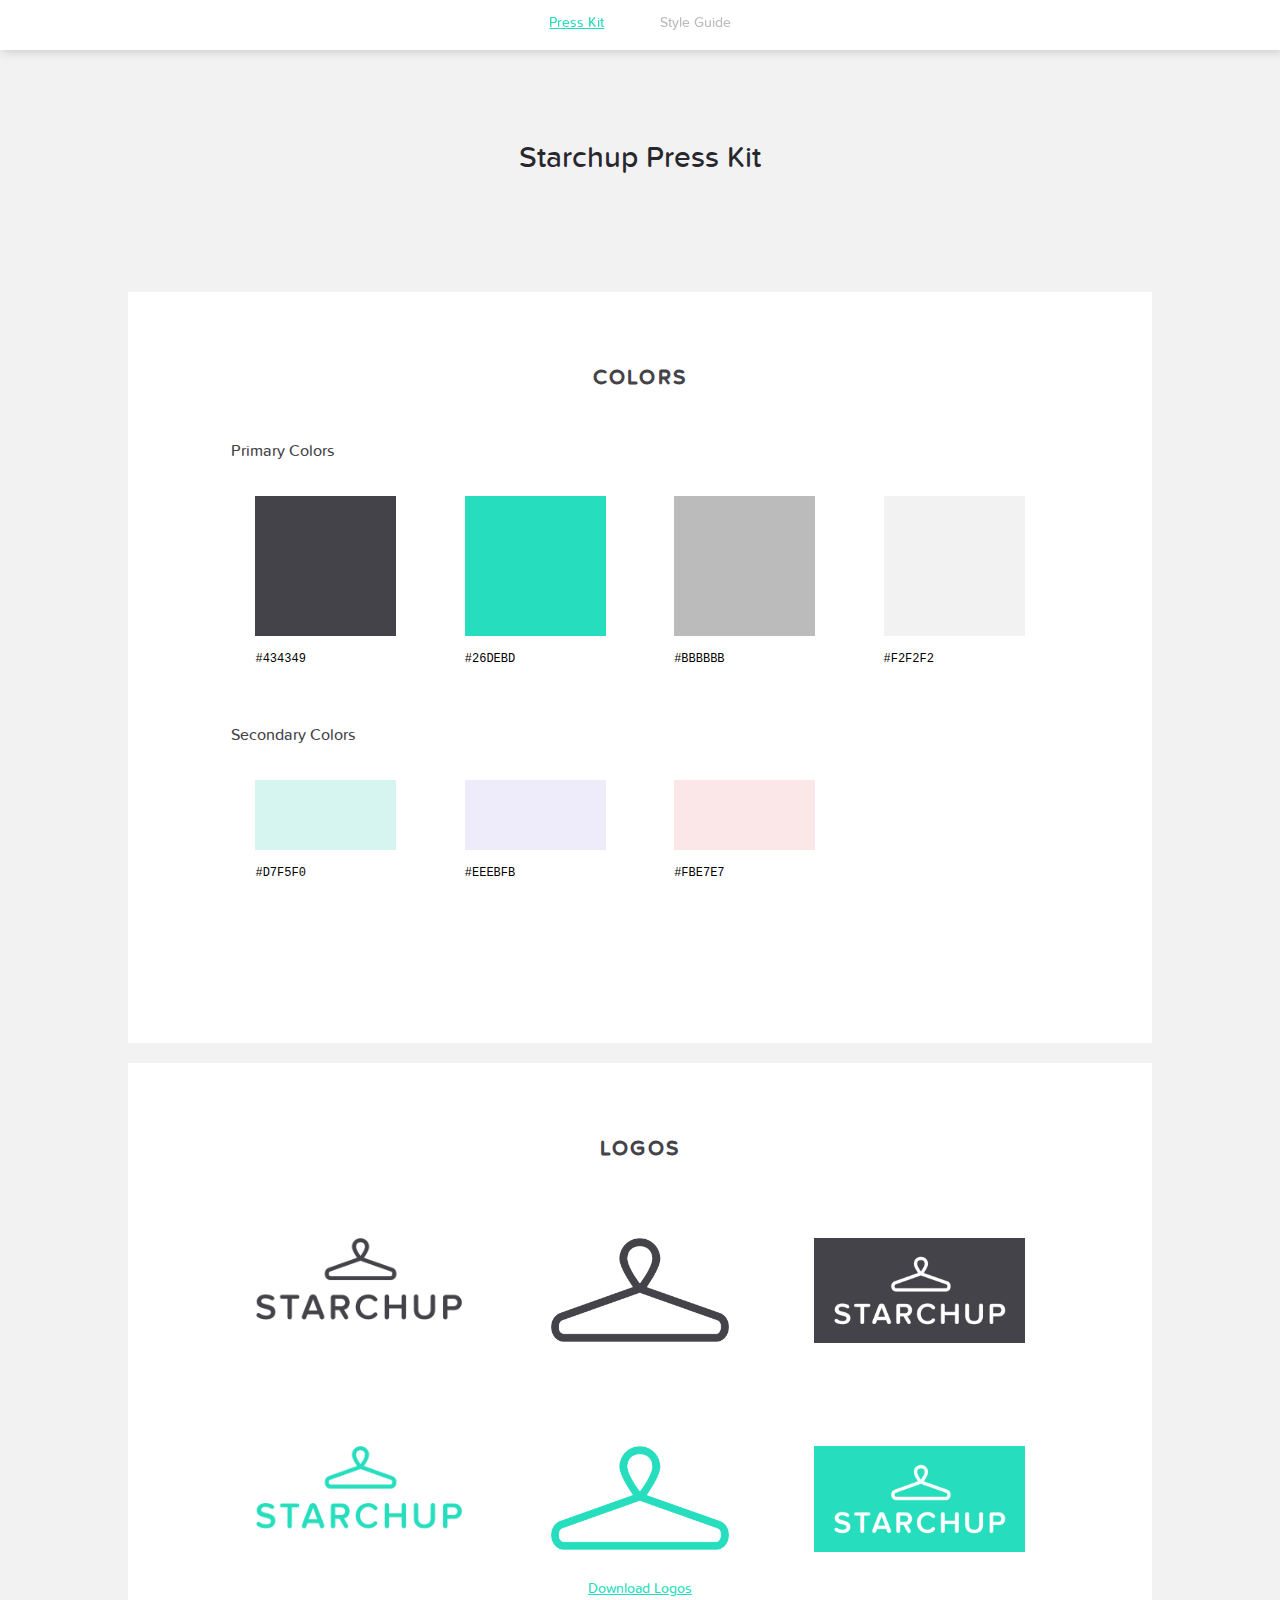
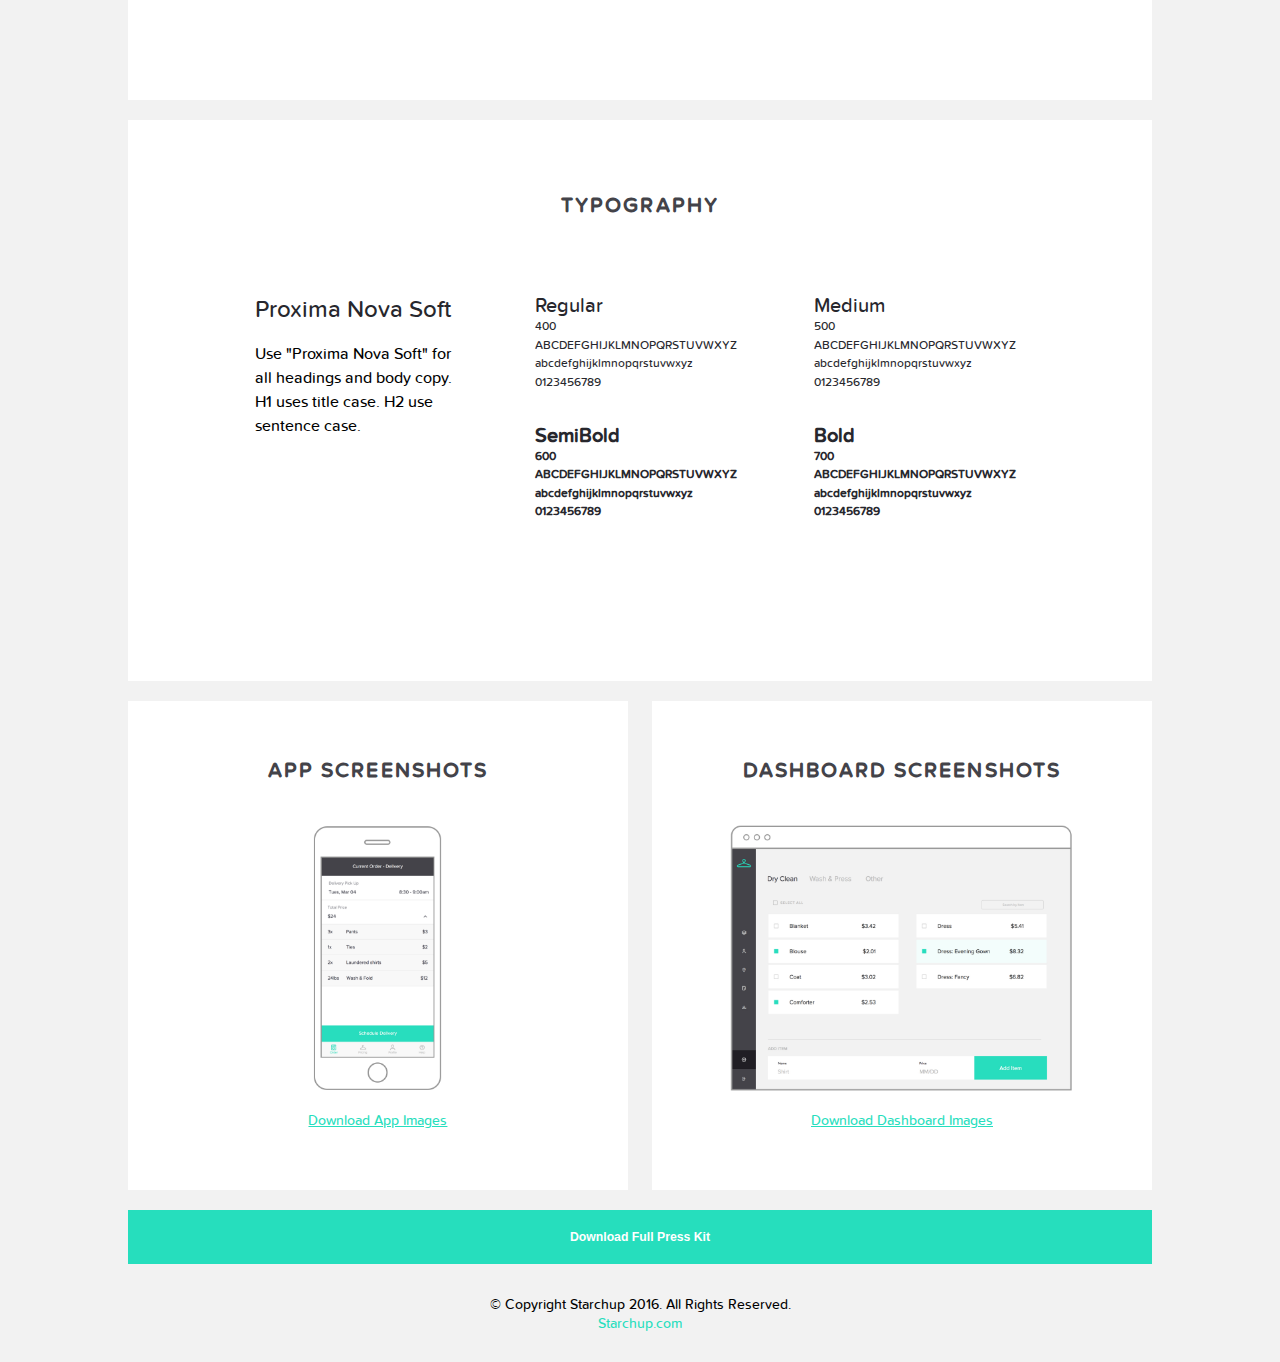
<file: index.html>
<!DOCTYPE html>
<html>
		<head>
				<meta content='text/html;charset=UTF-8' http-equiv='content-type'>
				<meta content='width=device-width, initial-scale=1.0' name='viewport'>
				<title>Starchup Style Guide</title>
				<link href='base.css' rel='stylesheet'>
				<link href='project.css' rel='stylesheet'>
		</head>
		<body>
			<div class='primary-nav'>
			<ul>
			<a href="index.html"><li class="nav_item_active">Press Kit</li></a>
			<a href="styleguide.html"><li class="nav_item">Style Guide</li></a>
			</ul>
			</div>
			<div class="page-heading">
				<h1>Starchup Press Kit</h1>
			
			</div>
			<div class='styleguide-variables'>
				<div class='styleguide-variables-inputs'>
					<div class='section'>
						<h3 class='section-heading'>Colors</h3>
						<div class='styleguide-inner'>
							<h4 class='styleguide-subheading'>Primary Colors</h4>
							<div class='styleguide-color-row row no-margin omega-sm-5 omega-md-5 omega-lg-5'>
								<div class='col-sm-3 no-padding'>
									<div class='styleguide-primarycolor' style='background-color: #434349'></div>
										<pre><code>#434349</code></pre>
								</div>
								<div class='col-sm-3 no-padding'>
									<div class='styleguide-primarycolor' style='background-color: #26DEBD'></div>
									<pre><code>#26DEBD</code></pre>
								</div>
								<div class='col-sm-3 no-padding'>
									<div class='styleguide-primarycolor' style='background-color: #BBBBBB'></div>
										<pre><code>#BBBBBB</code></pre>
								</div>
								<div class='col-sm-3 no-padding'>
									<div class='styleguide-primarycolor' style='background-color: #f2f2f2'></div>
										<pre><code>#F2F2F2</code></pre>
								</div>
							</div>
								<h4 class='styleguide-subheading'>Secondary Colors</h4>
							<div class='styleguide-color-row row no-margin omega-sm-5 omega-md-5 omega-lg-5'>
								<div class='col-sm-3 no-padding'>
									<div class='styleguide-secondarycolor' style='background-color: #D7F5F0'></div>
									<pre><code>#D7F5F0</code></pre>
								</div>
								<div class='col-sm-3 no-padding'>
									<div class='styleguide-secondarycolor' style='background-color: #EEEBFB'></div>
									<pre><code>#EEEBFB</code></pre>
								</div>
								<div class='col-sm-3 no-padding'>
									<div class='styleguide-secondarycolor' style='background-color: #FBE7E7'></div>
									<pre><code>#FBE7E7</code></pre>
								</div>
							</div>
						</div>
					</div>
				</div>
			</div>
			<div class='section'>
			<h3 class='section-heading'>Logos</h3>
					<div class="styleguide-inner" style="text-align: center;">
						<div class='row no-margin'>
							<div class='styleguide-element'>
								<div class='col-md-4'>
									<img src="images/starchup_logo.png"/>
								</div>
								<div class='col-md-4' style="padding: 3% 5%;">
									<img src="images/starchup_logo_only.png"/>
								</div>
								<div class='col-md-4'>
									<img src="images/starchup_logo_charcoal_bg.png"/>
								</div>
							</div>
						</div>
						<div class='row no-margin' style="padding-top: 50px;">
							<div class='col-md-4'>
									<img src="images/starchup_logo_mint.png"/>
							</div>
							<div class='col-md-4' style="padding: 3% 5%;">
									<img src="images/starchup_logo_only_mint.png"/>
							</div>
							<div class='col-md-4'>
									<img src="images/starchup_logo_mint_bg.png"/>
							</div>
						</div>
						<a href="images/starchuplogos.zip" class="download">
						Download Logos</a>
					</div>
			</div>
			<div class='section'>
				<h3 class='section-heading'>Typography</h3>
					<div class="styleguide-inner">
							<div class='row no-margin'>
								<div class='col-md-4'>
									<h2>Proxima Nova Soft</h2>
									<p>Use "Proxima Nova Soft" for all headings and body copy. H1 uses title case. H2 use sentence case.</p>
								</div>
								<div class='col-md-4'>
									<h4 style="font-weight:400;">Regular</h4>
									<h5 style="font-weight:400;">400
									ABCDEFGHIJKLMNOPQRSTUVWXYZ
									abcdefghijklmnopqrstuvwxyz
									0123456789</h5>
									<h4 style="font-weight:600;">SemiBold</h4>
									<h5 style="font-weight:600;">600
									ABCDEFGHIJKLMNOPQRSTUVWXYZ
									abcdefghijklmnopqrstuvwxyz
									0123456789</h5>
								</div>
								<div class='col-md-4'>
									<h4>Medium</h4>
									<h5>500
									ABCDEFGHIJKLMNOPQRSTUVWXYZ
									abcdefghijklmnopqrstuvwxyz
									0123456789</h5>
									<h4 style="font-weight:700;">Bold</h4>
									<h5 style="font-weight:700;">700
									ABCDEFGHIJKLMNOPQRSTUVWXYZ
									abcdefghijklmnopqrstuvwxyz
									0123456789</h5>
								</div>
						</div>
				</div>
			</div>
			<div class='row no-margin' style="width:80%; margin: 0 auto;">
				<div class='col-md-6' style="background: #fff; padding: 6%; text-align: center;">
					<h3 class='section-heading'>App Screenshots</h3>
					<img src="images/mobile.png"/>
					<a href="images/app.zip" class="download">
						Download App Images</a>
				</div>	
				<div class='col-md-6' style="background: #fff; padding: 6%; text-align: center;">
					<h3 class='section-heading'>Dashboard Screenshots</h3>
					<img src="images/desktop.png"/>
					<a href="images/dashboard.zip" class="download">
						Download Dashboard Images</a>
				</div>
			</div>
			<button class='button-dashboard' style="margin:20px auto 0; width: 80%;"><a href="images/starchup_Press_Kit.zip">Download Full Press Kit
				</a></button>
			<div class='row no-margin' style="width:80%; margin: 30px auto; text-align:center;">
<p style="font-size:14px; margin:0;">© Copyright Starchup 2016. All Rights Reserved.</p>
<a style="color:#26debd;" href="https://www.starchup.com/">Starchup.com</a>
			</div>		
		</body>
</html>
</file>
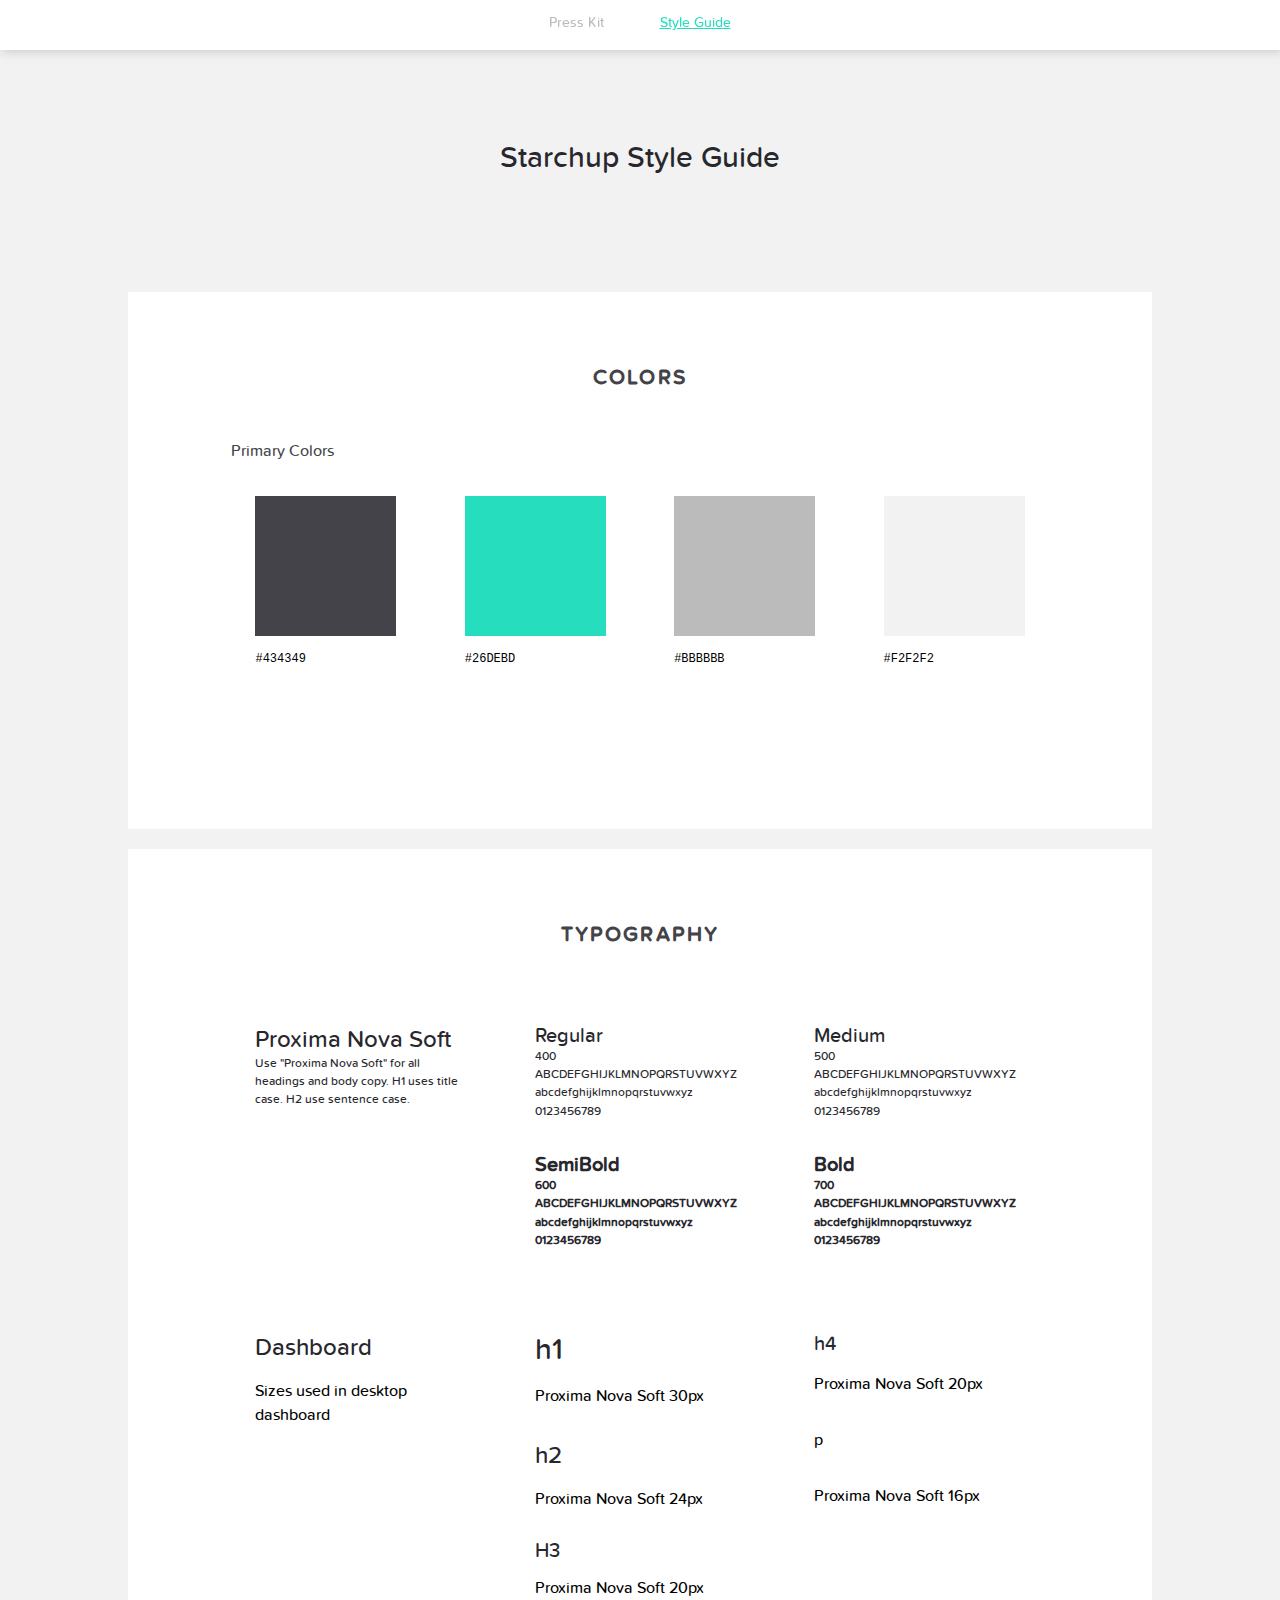
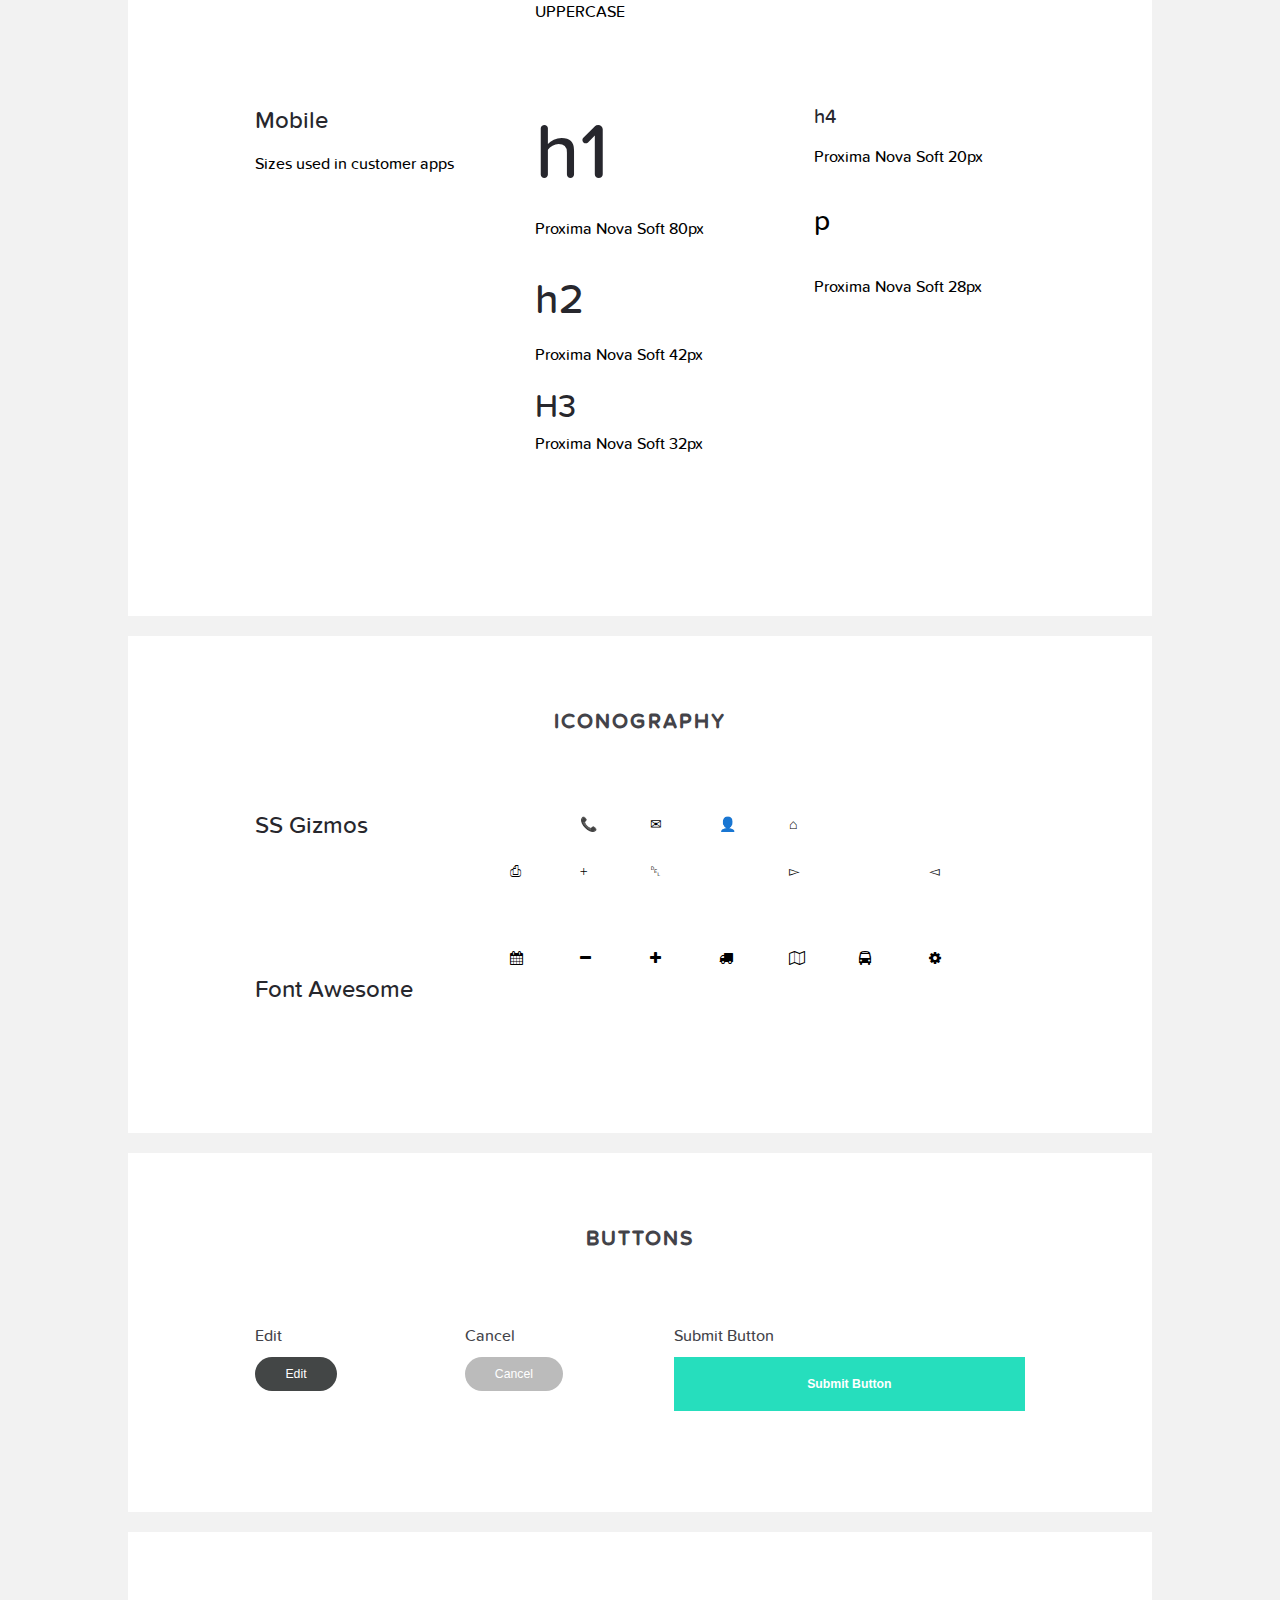
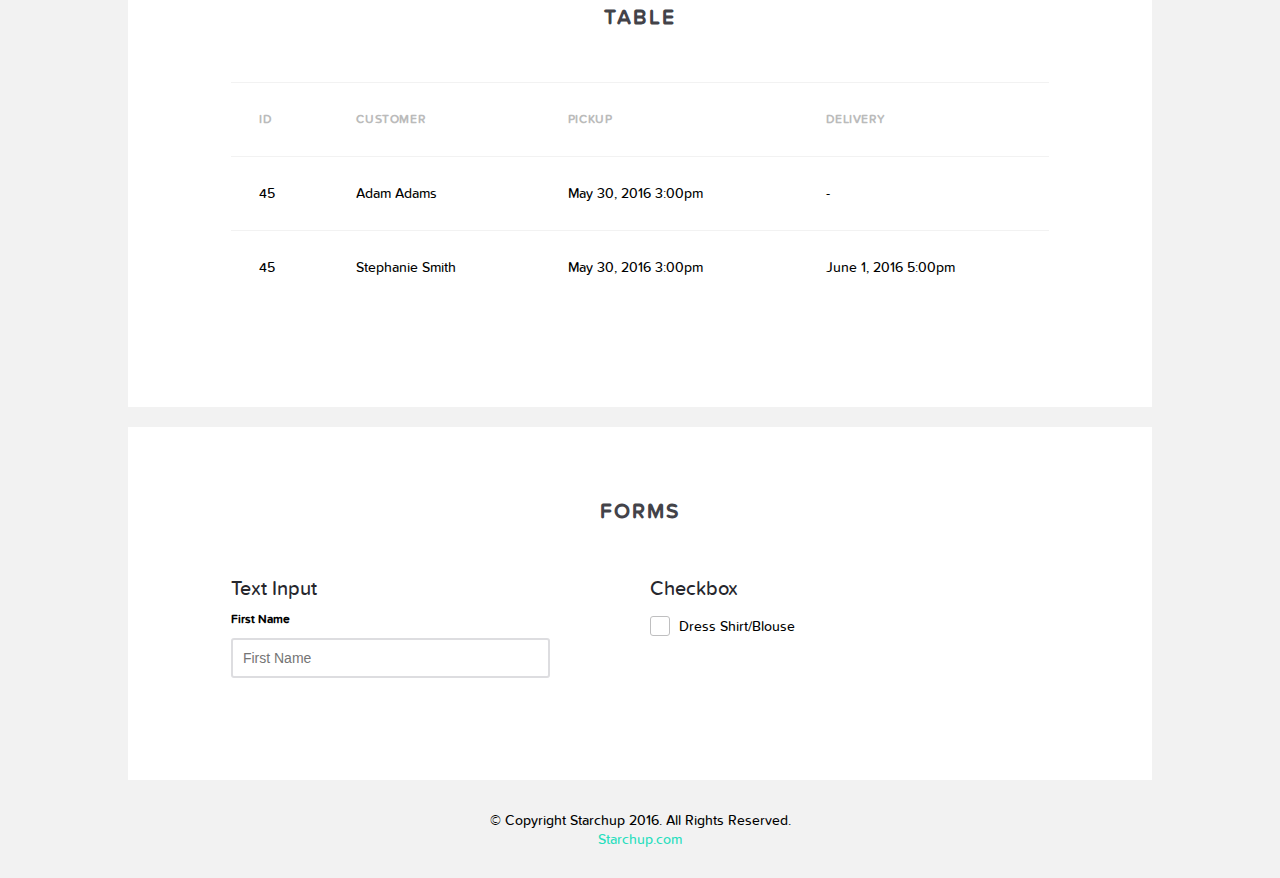
<file: styleguide.html>
<!DOCTYPE html>
<html>
		<head>
				<meta content='text/html;charset=UTF-8' http-equiv='content-type'>
				<meta content='width=device-width, initial-scale=1.0' name='viewport'>
				<title>Starchup Style Guide</title>
				<link href='base.css' rel='stylesheet'>
				<link href='project.css' rel='stylesheet'>
		</head>
		<body>
				<div class='primary-nav'>
			<ul>
			<a href="index.html"><li class="nav_item">Press Kit</li></a>
			<a href="styleguide.html"><li class="nav_item_active">Style Guide</li></a>
			</ul>
			</div>
			<div class="page-heading">
				<h1>Starchup Style Guide</h1>
			</div>
			<div class='styleguide-variables'>
				<div class='styleguide-variables-inputs'>
					<div class='section'>
						<h3 class='section-heading'>Colors</h3>
						<div class='styleguide-inner'>
							<h4 class='styleguide-subheading'>Primary Colors</h4>
							<div class='styleguide-color-row row no-margin omega-sm-5 omega-md-5 omega-lg-5'>
								<div class='col-sm-3 no-padding'>
									<div class='styleguide-primarycolor' style='background-color: #434349'></div>
										<pre><code>#434349</code></pre>
								</div>
								<div class='col-sm-3 no-padding'>
									<div class='styleguide-primarycolor' style='background-color: #26DEBD'></div>
									<pre><code>#26DEBD</code></pre>
								</div>
								<div class='col-sm-3 no-padding'>
									<div class='styleguide-primarycolor' style='background-color: #BBBBBB'></div>
										<pre><code>#BBBBBB</code></pre>
								</div>
								<div class='col-sm-3 no-padding'>
									<div class='styleguide-primarycolor' style='background-color: #f2f2f2'></div>
										<pre><code>#F2F2F2</code></pre>
								</div>
							</div>
						</div>
					</div>
				</div>
			</div>
			<div class='section'>
				<h3 class='section-heading'>Typography</h3>
					<div class="styleguide-inner">
							<div class='row no-margin'>
								<div class='col-md-4'>
									<h2>Proxima Nova Soft</h2>
									<h5>Use "Proxima Nova Soft" for all headings and body copy. H1 uses title case. H2 use sentence case.</h5>
								</div>
								<div class='col-md-4'>
									<h4 style="font-weight:400;">Regular</h4>
									<h5 style="font-weight:400;">400
									ABCDEFGHIJKLMNOPQRSTUVWXYZ
									abcdefghijklmnopqrstuvwxyz
									0123456789</h5>
									<h4 style="font-weight:600;">SemiBold</h4>
									<h5 style="font-weight:600;">600
									ABCDEFGHIJKLMNOPQRSTUVWXYZ
									abcdefghijklmnopqrstuvwxyz
									0123456789</h5>
								</div>
								<div class='col-md-4'>
									<h4>Medium</h4>
									<h5>500
									ABCDEFGHIJKLMNOPQRSTUVWXYZ
									abcdefghijklmnopqrstuvwxyz
									0123456789</h5>
									<h4 style="font-weight:700;">Bold</h4>
									<h5 style="font-weight:700;">700
									ABCDEFGHIJKLMNOPQRSTUVWXYZ
									abcdefghijklmnopqrstuvwxyz
									0123456789</h5>
								</div>
							</div>
							<div class='row no-margin'>
								<div class='col-md-4'>
									<h2>Dashboard</h2>
									<p>Sizes used in desktop dashboard</p>
								</div>
								<div class='col-md-4'>
									<h1>h1</h1>
									<p>Proxima Nova Soft 30px</p>
									<h2>h2</h2>
									<p>Proxima Nova Soft 24px</p>
									<h3>h3</h3>
									<p>Proxima Nova Soft 20px UPPERCASE</p>				
								</div>
								<div class='col-md-4'>
									<h4>h4</h4>
									<p>Proxima Nova Soft 20px</p>
									<p>p</p>
									<p>Proxima Nova Soft 16px</p>
								</div>
							</div>
							<div class='row no-margin'>
								<div class='col-md-4'>
									<h2>Mobile</h2>
									<p>Sizes used in customer apps</p>
								</div>
								<div class='col-md-4'>
									<h1 style="font-size:80px;">h1</h1>
									<p>Proxima Nova Soft 80px</p>
									<h2 style="font-size:42px;">h2</h2>
									<p>Proxima Nova Soft 42px</p>
									<h3 style="font-size:32px;">h3</h3>
									<p>Proxima Nova Soft 32px</p>				
								</div>
								<div class='col-md-4'>
									<h4 style="font-size:20px;">h4</h4>
									<p>Proxima Nova Soft 20px</p>
									<p style="font-size:28px;">p</p>
									<p>Proxima Nova Soft 28px</p>
								</div>
							</div>
				</div>
			</div>
			<div class='section'>
				<h3 class='section-heading'>Iconography</h3>
					<div class="styleguide-inner">
							<div class='row no-margin'>
								<div class='col-md-4'>
									<h2>SS Gizmos</h2>
								</div>
								<div class='col-md-1'>
									<div class="ss-icon">&#xE207;</div>
								</div>
								<div class='col-md-1'>
									<div class="ss-icon">&#x1F4DE;</div>
								</div>
								<div class='col-md-1'>
									<div class="ss-icon">&#x2709;</div>
								</div>
								<div class='col-md-1'>
									<div class="ss-icon">&#x1F464;</div>
								</div>
								<div class='col-md-1'>
									<div class="ss-icon">&#x2302;</div>
								</div>
								<div class='col-md-1'>
									<div class="ss-icon">&#xE6D0;</div>
								</div>
								<div class='col-md-1'>
									<div class="ss-icon">&#xEA80;</div>
								</div>
								<div class='col-md-1'>
									<div class="ss-icon">&#x2399;</div>
								</div>
								<div class='col-md-1'>
									<div class="ss-icon">&#x002B;</div>
								</div>
								<div class='col-md-1'>
									<div class="ss-icon">&#x2421;</div>
								</div>
								<div class='col-md-1'>
									<div class="ss-icon">&#xF500;</div>
								</div>
								<div class='col-md-1'>
									<div class="ss-icon">&#x25BB;</div>
								</div>
								<div class='col-md-1'>
									<div class="ss-icon">&#xF501;</div>
								</div>
								<div class='col-md-1'>
									<div class="ss-icon">&#x25C5;</div>
								</div>
								<div class='col-md-1'>
									<div class="ss-icon"></div>
								</div>
								<div class='col-md-1'>
									<div class="ss-icon"></div>
								</div>
								<div class='col-md-1'>
									<div class="ss-icon"></div>
								</div>
							</div>
							<div class='row no-margin' style="margin-top:40px;">
								<div class='col-md-4'>
									<h2>Font Awesome</h2>
								</div>
								<div class='col-md-1'>
									<div class="fa">&#xf073;</div>
								</div>
								<div class='col-md-1'>
									<div class="fa">&#xf068;</div>
								</div>
								<div class='col-md-1'>
									<div class="fa">&#xf067;</div>
								</div>
								<div class='col-md-1'>
									<div class="fa">&#xf0d1;</div>
								</div>
								<div class='col-md-1'>
									<div class="fa">&#xf278;</div>
								</div>
								<div class='col-md-1'>
									<div class="fa">&#xf207;</div>
								</div>
								<div class='col-md-1'>
									<div class="fa">&#xf013;</div>
								</div>
							</div>
				</div>
			</div>
			<div class='section'>
				<h3 class='section-heading'>Buttons</h3>
   <div class='row no-margin'>
   <div class="styleguide-inner">
    <div class='styleguide-element'>
    <div class='col-sm-3'>
<h4 class='styleguide-subheading'>Edit</h4>
      <button class='button-edit'>Edit</button>
      </div>
      <div class='col-sm-3'>
<h4 class='styleguide-subheading'>Cancel</h4>
      <button class='button-cancel'>Cancel</button>
      </div>
      <div class='col-sm-6' style="padding:3%;">
<h4 class='styleguide-subheading'>Submit Button</h4>
 <button class='button-dashboard'>Submit Button</button>
      </div>
    </div>
    </div>
</div>
			</div>
			    <div class='section'>
  <h3 class='section-heading'>
    Table
  </h3>
  <div class="styleguide-inner">
  <div class='row no-margin'>
    <div class='styleguide-element'>
      <table class='table table-striped'>
        <tr>
          <th>ID</th>
          <th>Customer</th>
          <th>Pickup</th>
          <th>Delivery</th>
          <tr>
            <td>45</td>
            <td>Adam Adams</td>
            <td>May 30, 2016 3:00pm</td>
            <td>-</td>
          </tr>
          <tr class='active'>
            <td>45</td>
            <td>Stephanie Smith</td>
            <td>May 30, 2016 3:00pm</td>
            <td>June 1, 2016 5:00pm</td>
          </tr>
        </tr>
      </table>
  </div>
  </div>
  </div>
  </div>
   <div class='section'>
  		<h3 class='section-heading'>
    	Forms
  		</h3>
  		<div class="styleguide-inner">
  			<div class='row no-margin'>
  			<div class='styleguide-element col-sm-6'>
  				<div class='styleguide-subheading'>
    				<h4>Text Input</h4>
  				</div>
    				<div class="input label">First Name
    				</div>
      				<div class='input text'>
        			<input class='$modifier_class' placeholder='First Name' type='text'>
      				</div>
		</div>
		<div class='styleguide-element col-sm-6'>

  			<div class='styleguide-subheading'>
    			<h4>Checkbox</h4>
  			</div>
      				<div class='checkbox'>
        				<input class='$modifier_class' id='test-checkbox' type='checkbox'>
        				<label for='test-checkbox'></label>
      				</div>
      					<label for='test-checkbox'>Dress Shirt/Blouse</label>
</div>
  			</div>
		</div>
	</div>
			
			<div class='row no-margin' style="width:80%; margin: 30px auto; text-align:center;">
<p style="font-size:14px; margin:0;">© Copyright Starchup 2016. All Rights Reserved.</p>
<a style="color:#26debd;" href="https://www.starchup.com/">Starchup.com</a>
			</div>		
		</body>
</html>
</file>
<file: project.css>
html {
    box-sizing: border-box
}
*,
*::after,
*::before {
    box-sizing: inherit
}
.container {
    max-width: 68em
}
.container::after {
    clear: both;
    content: "";
    display: table
}
.row {
    display: block
}
.row::after {
    clear: both;
    content: "";
    display: table
}

.col {
    display: inline-block
}
[class^="col-"],
[class*=" col-"] {
    /*padding: 10px*/
}
.col-xs-1,
.col-xs-2,
.col-xs-3,
.col-xs-4,
.col-xs-5,
.col-xs-6,
.col-xs-7,
.col-xs-8,
.col-xs-9,
.col-xs-10,
.col-xs-11,
.col-xs-12,
.col-sm-1,
.col-sm-2,
.col-sm-3,
.col-sm-4,
.col-sm-5,
.col-sm-6,
.col-sm-7,
.col-sm-8,
.col-sm-9,
.col-sm-10,
.col-sm-11,
.col-sm-12,
.col-md-1,
.col-md-2,
.col-md-3,
.col-md-4,
.col-md-5,
.col-md-6,
.col-md-7,
.col-md-8,
.col-md-9,
.col-md-10,
.col-md-11,
.col-md-12,
.col-lg-1,
.col-lg-2,
.col-lg-3,
.col-lg-4,
.col-lg-5,
.col-lg-6,
.col-lg-7,
.col-lg-8,
.col-lg-9,
.col-lg-10,
.col-lg-11,
.col-lg-12 {
    position: relative;
    min-height: 1px
}
.col-xs-1 {
    float: left;
    display: block;
    margin-right: 2.35765%;
    width: 6.17215%
}
.col-xs-1:last-child {
    margin-right: 0
}
.col-xs-collapse-1 {
    display: block;
    float: left;
    width: 8.33333%
}
.col-xs-collapse-1:last-child {
    width: 8.33333%
}
.col-xs-offset-1 {
    margin-left: 8.5298%
}
.col-xs-2 {
    float: left;
    display: block;
    margin-right: 2.35765%;
    width: 14.70196%
}
.col-xs-2:last-child {
    margin-right: 0
}
.col-xs-collapse-2 {
    display: block;
    float: left;
    width: 16.66667%
}
.col-xs-collapse-2:last-child {
    width: 16.66667%
}
.col-xs-offset-2 {
    margin-left: 17.05961%
}
.col-xs-3 {
    float: left;
    display: block;
    margin-right: 2.35765%;
    width: 23.23176%
}
.col-xs-3:last-child {
    margin-right: 0
}
.col-xs-collapse-3 {
    display: block;
    float: left;
    width: 25%
}
.col-xs-collapse-3:last-child {
    width: 25%
}
.col-xs-offset-3 {
    margin-left: 25.58941%
}
.col-xs-4 {
    float: left;
    display: block;
    margin-right: 2.35765%;
    width: 31.76157%;
}
.col-xs-4:last-child {
    margin-right: 0
}
.col-xs-collapse-4 {
    display: block;
    float: left;
    width: 33.33333%
}
.col-xs-collapse-4:last-child {
    width: 33.33333%
}
.col-xs-offset-4 {
    margin-left: 34.11922%
}
.col-xs-5 {
    float: left;
    display: block;
    margin-right: 2.35765%;
    width: 40.29137%
}
.col-xs-5:last-child {
    margin-right: 0
}
.col-xs-collapse-5 {
    display: block;
    float: left;
    width: 41.66667%
}
.col-xs-collapse-5:last-child {
    width: 41.66667%
}
.col-xs-offset-5 {
    margin-left: 42.64902%
}
.col-xs-6 {
    float: left;
    display: block;
    margin-right: 2.35765%;
    width: 48.82117%
}
.col-xs-6:last-child {
    margin-right: 0
}
.col-xs-collapse-6 {
    display: block;
    float: left;
    width: 50%
}
.col-xs-collapse-6:last-child {
    width: 50%
}
.col-xs-offset-6 {
    margin-left: 51.17883%
}
.col-xs-7 {
    float: left;
    display: block;
    margin-right: 2.35765%;
    width: 57.35098%
}
.col-xs-7:last-child {
    margin-right: 0
}
.col-xs-collapse-7 {
    display: block;
    float: left;
    width: 58.33333%
}
.col-xs-collapse-7:last-child {
    width: 58.33333%
}
.col-xs-offset-7 {
    margin-left: 59.70863%
}
.col-xs-8 {
    float: left;
    display: block;
    margin-right: 2.35765%;
    width: 65.88078%
}
.col-xs-8:last-child {
    margin-right: 0
}
.col-xs-collapse-8 {
    display: block;
    float: left;
    width: 66.66667%
}
.col-xs-collapse-8:last-child {
    width: 66.66667%
}
.col-xs-offset-8 {
    margin-left: 68.23843%
}
.col-xs-9 {
    float: left;
    display: block;
    margin-right: 2.35765%;
    width: 74.41059%
}
.col-xs-9:last-child {
    margin-right: 0
}
.col-xs-collapse-9 {
    display: block;
    float: left;
    width: 75%
}
.col-xs-collapse-9:last-child {
    width: 75%
}
.col-xs-offset-9 {
    margin-left: 76.76824%
}
.col-xs-10 {
    float: left;
    display: block;
    margin-right: 2.35765%;
    width: 82.94039%
}
.col-xs-10:last-child {
    margin-right: 0
}
.col-xs-collapse-10 {
    display: block;
    float: left;
    width: 83.33333%
}
.col-xs-collapse-10:last-child {
    width: 83.33333%
}
.col-xs-offset-10 {
    margin-left: 85.29804%
}
.col-xs-11 {
    float: left;
    display: block;
    margin-right: 2.35765%;
    width: 91.4702%
}
.col-xs-11:last-child {
    margin-right: 0
}
.col-xs-collapse-11 {
    display: block;
    float: left;
    width: 91.66667%
}
.col-xs-collapse-11:last-child {
    width: 91.66667%
}
.col-xs-offset-11 {
    margin-left: 93.82785%
}
.col-xs-12 {
    float: left;
    display: block;
    margin-right: 2.35765%;
    width: 100%
}
.col-xs-12:last-child {
    margin-right: 0
}
.col-xs-collapse-12 {
    display: block;
    float: left;
    width: 100%
}
.col-xs-collapse-12:last-child {
    width: 100%
}
.col-xs-offset-12 {
    margin-left: 102.35765%
}
.col-xs-centered {
    margin-left: auto!important;
    margin-right: auto!important;
    float: none!important
}
@media screen and (max-width: 767px) {
    .omega-xs-1 [class^="col-"]:nth-child(1n),
    .omega-xs-1 [class*=" col-"]:nth-child(1n),
    .omega-xs-2 [class^="col-"]:nth-child(2n),
    .omega-xs-2 [class*=" col-"]:nth-child(2n),
    .omega-xs-3 [class^="col-"]:nth-child(3n),
    .omega-xs-3 [class*=" col-"]:nth-child(3n),
    .omega-xs-4 [class^="col-"]:nth-child(4n),
    .omega-xs-4 [class*=" col-"]:nth-child(4n),
    .omega-xs-5 [class^="col-"]:nth-child(5n),
    .omega-xs-5 [class*=" col-"]:nth-child(5n),
    .omega-xs-6 [class^="col-"]:nth-child(6n),
    .omega-xs-6 [class*=" col-"]:nth-child(6n),
    .omega-xs-7 [class^="col-"]:nth-child(7n),
    .omega-xs-7 [class*=" col-"]:nth-child(7n),
    .omega-xs-8 [class^="col-"]:nth-child(8n),
    .omega-xs-8 [class*=" col-"]:nth-child(8n),
    .omega-xs-9 [class^="col-"]:nth-child(9n),
    .omega-xs-9 [class*=" col-"]:nth-child(9n),
    .omega-xs-10 [class^="col-"]:nth-child(10n),
    .omega-xs-10 [class*=" col-"]:nth-child(10n),
    .omega-xs-11 [class^="col-"]:nth-child(11n),
    .omega-xs-11 [class*=" col-"]:nth-child(11n),
    .omega-xs-12 [class^="col-"]:nth-child(12n),
    .omega-xs-12 [class*=" col-"]:nth-child(12n) {
        margin-right: 0
    }
}
@media screen and (min-width: 768px) {
    .container {
        max-width: 768px
    }
    .col-sm-1 {
        float: left;
        display: block;
        margin-right: 2.35765%;
        width: 6.17215%
    }
    .col-sm-1:last-child {
        margin-right: 0
    }
    .col-sm-push-1 {
        left: 8.5298%
    }
    .col-sm-pull-1 {
        right: 8.5298%
    }
    .col-sm-collapse-1 {
        display: block;
        float: left;
        width: 8.33333%
    }
    .col-sm-collapse-1:last-child {
        width: 8.33333%
    }
    .col-sm-offset-1 {
        margin-left: 8.5298%
    }
    .col-sm-2 {
        float: left;
        display: block;
        margin-right: 2.35765%;
        width: 14.70196%
    }
    .col-sm-2:last-child {
        margin-right: 0
    }
    .col-sm-push-2 {
        left: 17.05961%
    }
    .col-sm-pull-2 {
        right: 17.05961%
    }
    .col-sm-collapse-2 {
        display: block;
        float: left;
        width: 16.66667%
    }
    .col-sm-collapse-2:last-child {
        width: 16.66667%
    }
    .col-sm-offset-2 {
        margin-left: 17.05961%
    }
    .col-sm-3 {
        float: left;
        display: block;
        margin-right: 2.35765%;
        width: 23.23176%;
        padding: 3%;
    }
        .col-sm-3-center {
        float: left;
        display: block;
        margin-right: 2.35765%;
        width: 23.23176%;
        padding: 3%;
        text-align: center;
    }

    .color {
    text-align: center;
    vertical-align: middle;
    color: #fff;
    font-size: 1.5em;
    letter-spacing: .05em;
    width: 25%;
    margin: 0px;
    }

    .col-sm-3:last-child {
        margin-right: 0
    }
    .col-sm-push-3 {
        left: 25.58941%
    }
    .col-sm-pull-3 {
        right: 25.58941%
    }
    .col-sm-collapse-3 {
        display: block;
        float: left;
        width: 25%
    }
    .col-sm-collapse-3:last-child {
        width: 25%
    }
    .col-sm-offset-3 {
        margin-left: 25.58941%
    }
    .col-sm-4 {
        float: left;
        display: block;
        margin-right: 2.35765%;
        width: 31.76157%
    }
    .col-sm-4:last-child {
        margin-right: 0
    }
    .col-sm-push-4 {
        left: 34.11922%
    }
    .col-sm-pull-4 {
        right: 34.11922%
    }
    .col-sm-collapse-4 {
        display: block;
        float: left;
        width: 33.33333%
    }
    .col-sm-collapse-4:last-child {
        width: 33.33333%
    }
    .col-sm-offset-4 {
        margin-left: 34.11922%
    }
    .col-sm-5 {
        float: left;
        display: block;
        margin-right: 2.35765%;
        width: 40.29137%
    }
    .col-sm-5:last-child {
        margin-right: 0
    }
    .col-sm-push-5 {
        left: 42.64902%
    }
    .col-sm-pull-5 {
        right: 42.64902%
    }
    .col-sm-collapse-5 {
        display: block;
        float: left;
        width: 41.66667%
    }
    .col-sm-collapse-5:last-child {
        width: 41.66667%
    }
    .col-sm-offset-5 {
        margin-left: 42.64902%
    }
    .col-sm-6 {
        float: left;
        display: block;
        margin-right: 2.35765%;
        width: 48.82117%
    }

    .col-sm-6:last-child {
        margin-right: 0
    }
    .col-sm-push-6 {
        left: 51.17883%
    }
    .col-sm-pull-6 {
        right: 51.17883%
    }
    .col-sm-collapse-6 {
        display: block;
        float: left;
        width: 50%
    }
    .col-sm-collapse-6:last-child {
        width: 50%
    }
    .col-sm-offset-6 {
        margin-left: 51.17883%
    }
    .col-sm-7 {
        float: left;
        display: block;
        margin-right: 2.35765%;
        width: 57.35098%
    }
    .col-sm-7:last-child {
        margin-right: 0
    }
    .col-sm-push-7 {
        left: 59.70863%
    }
    .col-sm-pull-7 {
        right: 59.70863%
    }
    .col-sm-collapse-7 {
        display: block;
        float: left;
        width: 58.33333%
    }
    .col-sm-collapse-7:last-child {
        width: 58.33333%
    }
    .col-sm-offset-7 {
        margin-left: 59.70863%
    }
    .col-sm-8 {
        float: left;
        display: block;
        margin-right: 2.35765%;
        width: 65.88078%
    }
    .col-sm-8:last-child {
        margin-right: 0
    }
    .col-sm-push-8 {
        left: 68.23843%
    }
    .col-sm-pull-8 {
        right: 68.23843%
    }
    .col-sm-collapse-8 {
        display: block;
        float: left;
        width: 66.66667%
    }
    .col-sm-collapse-8:last-child {
        width: 66.66667%
    }
    .col-sm-offset-8 {
        margin-left: 68.23843%
    }
    .col-sm-9 {
        float: left;
        display: block;
        margin-right: 2.35765%;
        width: 74.41059%
    }
    .col-sm-9:last-child {
        margin-right: 0
    }
    .col-sm-push-9 {
        left: 76.76824%
    }
    .col-sm-pull-9 {
        right: 76.76824%
    }
    .col-sm-collapse-9 {
        display: block;
        float: left;
        width: 75%
    }
    .col-sm-collapse-9:last-child {
        width: 75%
    }
    .col-sm-offset-9 {
        margin-left: 76.76824%
    }
    .col-sm-10 {
        float: left;
        display: block;
        margin-right: 2.35765%;
        width: 82.94039%
    }
    .col-sm-10:last-child {
        margin-right: 0
    }
    .col-sm-push-10 {
        left: 85.29804%
    }
    .col-sm-pull-10 {
        right: 85.29804%
    }
    .col-sm-collapse-10 {
        display: block;
        float: left;
        width: 83.33333%
    }
    .col-sm-collapse-10:last-child {
        width: 83.33333%
    }
    .col-sm-offset-10 {
        margin-left: 85.29804%
    }
    .col-sm-11 {
        float: left;
        display: block;
        margin-right: 2.35765%;
        width: 91.4702%
    }
    .col-sm-11:last-child {
        margin-right: 0
    }
    .col-sm-push-11 {
        left: 93.82785%
    }
    .col-sm-pull-11 {
        right: 93.82785%
    }
    .col-sm-collapse-11 {
        display: block;
        float: left;
        width: 91.66667%
    }
    .col-sm-collapse-11:last-child {
        width: 91.66667%
    }
    .col-sm-offset-11 {
        margin-left: 93.82785%
    }
    .col-sm-12 {
        float: left;
        display: block;
        margin-right: 2.35765%;
        width: 100%
    }
    .col-sm-12:last-child {
        margin-right: 0
    }
    .col-sm-push-12 {
        left: 102.35765%
    }
    .col-sm-pull-12 {
        right: 102.35765%
    }
    .col-sm-collapse-12 {
        display: block;
        float: left;
        width: 100%
    }
    .col-sm-collapse-12:last-child {
        width: 100%
    }
    .col-sm-offset-12 {
        margin-left: 102.35765%
    }
    .col-sm-centered {
        margin-left: auto!important;
        margin-right: auto!important;
        float: none!important
    }
}
@media screen and (min-width: 768px) and (max-width: 991px) {
    .omega-sm-1 [class^="col-"]:nth-child(1n),
    .omega-sm-1 [class*=" col-"]:nth-child(1n),
    .omega-sm-2 [class^="col-"]:nth-child(2n),
    .omega-sm-2 [class*=" col-"]:nth-child(2n),
    .omega-sm-3 [class^="col-"]:nth-child(3n),
    .omega-sm-3 [class*=" col-"]:nth-child(3n),
    .omega-sm-4 [class^="col-"]:nth-child(4n),
    .omega-sm-4 [class*=" col-"]:nth-child(4n),
    .omega-sm-5 [class^="col-"]:nth-child(5n),
    .omega-sm-5 [class*=" col-"]:nth-child(5n),
    .omega-sm-6 [class^="col-"]:nth-child(6n),
    .omega-sm-6 [class*=" col-"]:nth-child(6n),
    .omega-sm-7 [class^="col-"]:nth-child(7n),
    .omega-sm-7 [class*=" col-"]:nth-child(7n),
    .omega-sm-8 [class^="col-"]:nth-child(8n),
    .omega-sm-8 [class*=" col-"]:nth-child(8n),
    .omega-sm-9 [class^="col-"]:nth-child(9n),
    .omega-sm-9 [class*=" col-"]:nth-child(9n),
    .omega-sm-10 [class^="col-"]:nth-child(10n),
    .omega-sm-10 [class*=" col-"]:nth-child(10n),
    .omega-sm-11 [class^="col-"]:nth-child(11n),
    .omega-sm-11 [class*=" col-"]:nth-child(11n),
    .omega-sm-12 [class^="col-"]:nth-child(12n),
    .omega-sm-12 [class*=" col-"]:nth-child(12n) {
        margin-right: 0
    }
}
@media screen and (min-width: 992px) {
    .container {
        max-width: 992px
    }
    .col-md-1 {
        float: left;
        display: block;
        margin-right: 2.35765%;
        width: 6.17215%
    }
    .col-md-1:last-child {
        margin-right: 0
    }
    .col-md-push-1 {
        left: 8.5298%
    }
    .col-md-pull-1 {
        right: 8.5298%
    }
    .col-md-collapse-1 {
        display: block;
        float: left;
        width: 8.33333%
    }
    .col-md-collapse-1:last-child {
        width: 8.33333%
    }
    .col-md-offset-1 {
        margin-left: 8.5298%
    }
    .col-md-2 {
        float: left;
        display: block;
        margin-right: 2.35765%;
        width: 14.70196%
    }
    .col-md-2:last-child {
        margin-right: 0
    }
    .col-md-push-2 {
        left: 17.05961%
    }
    .col-md-pull-2 {
        right: 17.05961%
    }
    .col-md-collapse-2 {
        display: block;
        float: left;
        width: 16.66667%
    }
    .col-md-collapse-2:last-child {
        width: 16.66667%
    }
    .col-md-offset-2 {
        margin-left: 17.05961%
    }
    .col-md-3 {
        float: left;
        display: block;
        margin-right: 2.35765%;
        width: 23.23176%
    }
    .col-md-3:last-child {
        margin-right: 0
    }
    .col-md-push-3 {
        left: 25.58941%
    }
    .col-md-pull-3 {
        right: 25.58941%
    }
    .col-md-collapse-3 {
        display: block;
        float: left;
        width: 25%
    }
    .col-md-collapse-3:last-child {
        width: 25%
    }
    .col-md-offset-3 {
        margin-left: 25.58941%
    }
    .col-md-4 {
        float: left;
        display: block;
        margin-right: 2.35765%;
        width: 31.76157%;
        padding: 3%;
    }
    .col-md-4:last-child {
        margin-right: 0
    }
    .col-md-push-4 {
        left: 34.11922%
    }
    .col-md-pull-4 {
        right: 34.11922%
    }
    .col-md-collapse-4 {
        display: block;
        float: left;
        width: 33.33333%
    }
    .col-md-collapse-4:last-child {
        width: 33.33333%
    }
    .col-md-offset-4 {
        margin-left: 34.11922%
    }
    .col-md-5 {
        float: left;
        display: block;
        margin-right: 2.35765%;
        width: 40.29137%
    }
    .col-md-5:last-child {
        margin-right: 0
    }
    .col-md-push-5 {
        left: 42.64902%
    }
    .col-md-pull-5 {
        right: 42.64902%
    }
    .col-md-collapse-5 {
        display: block;
        float: left;
        width: 41.66667%
    }
    .col-md-collapse-5:last-child {
        width: 41.66667%
    }
    .col-md-offset-5 {
        margin-left: 42.64902%
    }
    .col-md-6 {
        float: left;
        display: block;
        margin-right: 2.35765%;
        width: 48.82117%
    }
    .col-md-6:last-child {
        margin-right: 0
    }
    .col-md-push-6 {
        left: 51.17883%
    }
    .col-md-pull-6 {
        right: 51.17883%
    }
    .col-md-collapse-6 {
        display: block;
        float: left;
        width: 50%
    }
    .col-md-collapse-6:last-child {
        width: 50%
    }
    .col-md-offset-6 {
        margin-left: 51.17883%
    }
    .col-md-7 {
        float: left;
        display: block;
        margin-right: 2.35765%;
        width: 57.35098%
    }
    .col-md-7:last-child {
        margin-right: 0
    }
    .col-md-push-7 {
        left: 59.70863%
    }
    .col-md-pull-7 {
        right: 59.70863%
    }
    .col-md-collapse-7 {
        display: block;
        float: left;
        width: 58.33333%
    }
    .col-md-collapse-7:last-child {
        width: 58.33333%
    }
    .col-md-offset-7 {
        margin-left: 59.70863%
    }
    .col-md-8 {
        float: left;
        display: block;
        margin-right: 2.35765%;
        width: 65.88078%
    }
    .col-md-8:last-child {
        margin-right: 0
    }
    .col-md-push-8 {
        left: 68.23843%
    }
    .col-md-pull-8 {
        right: 68.23843%
    }
    .col-md-collapse-8 {
        display: block;
        float: left;
        width: 66.66667%
    }
    .col-md-collapse-8:last-child {
        width: 66.66667%
    }
    .col-md-offset-8 {
        margin-left: 68.23843%
    }
    .col-md-9 {
        float: left;
        display: block;
        margin-right: 2.35765%;
        width: 74.41059%
    }
    .col-md-9:last-child {
        margin-right: 0
    }
    .col-md-push-9 {
        left: 76.76824%
    }
    .col-md-pull-9 {
        right: 76.76824%
    }
    .col-md-collapse-9 {
        display: block;
        float: left;
        width: 75%
    }
    .col-md-collapse-9:last-child {
        width: 75%
    }
    .col-md-offset-9 {
        margin-left: 76.76824%
    }
    .col-md-10 {
        float: left;
        display: block;
        margin-right: 2.35765%;
        width: 82.94039%
    }
    .col-md-10:last-child {
        margin-right: 0
    }
    .col-md-push-10 {
        left: 85.29804%
    }
    .col-md-pull-10 {
        right: 85.29804%
    }
    .col-md-collapse-10 {
        display: block;
        float: left;
        width: 83.33333%
    }
    .col-md-collapse-10:last-child {
        width: 83.33333%
    }
    .col-md-offset-10 {
        margin-left: 85.29804%
    }
    .col-md-11 {
        float: left;
        display: block;
        margin-right: 2.35765%;
        width: 91.4702%
    }
    .col-md-11:last-child {
        margin-right: 0
    }
    .col-md-push-11 {
        left: 93.82785%
    }
    .col-md-pull-11 {
        right: 93.82785%
    }
    .col-md-collapse-11 {
        display: block;
        float: left;
        width: 91.66667%
    }
    .col-md-collapse-11:last-child {
        width: 91.66667%
    }
    .col-md-offset-11 {
        margin-left: 93.82785%
    }
    .col-md-12 {
        float: left;
        display: block;
        margin-right: 2.35765%;
        width: 100%
    }
    .col-md-12:last-child {
        margin-right: 0
    }
    .col-md-push-12 {
        left: 102.35765%
    }
    .col-md-pull-12 {
        right: 102.35765%
    }
    .col-md-collapse-12 {
        display: block;
        float: left;
        width: 100%
    }
    .col-md-collapse-12:last-child {
        width: 100%
    }
    .col-md-offset-12 {
        margin-left: 102.35765%
    }
    .col-md-centered {
        margin-left: auto!important;
        margin-right: auto!important;
        float: none!important
    }
}
@media screen and (min-width: 992px) and (max-width: 1200px) {
    .omega-md-1 [class^="col-"]:nth-child(1n),
    .omega-md-1 [class*=" col-"]:nth-child(1n),
    .omega-md-2 [class^="col-"]:nth-child(2n),
    .omega-md-2 [class*=" col-"]:nth-child(2n),
    .omega-md-3 [class^="col-"]:nth-child(3n),
    .omega-md-3 [class*=" col-"]:nth-child(3n),
    .omega-md-4 [class^="col-"]:nth-child(4n),
    .omega-md-4 [class*=" col-"]:nth-child(4n),
    .omega-md-5 [class^="col-"]:nth-child(5n),
    .omega-md-5 [class*=" col-"]:nth-child(5n),
    .omega-md-6 [class^="col-"]:nth-child(6n),
    .omega-md-6 [class*=" col-"]:nth-child(6n),
    .omega-md-7 [class^="col-"]:nth-child(7n),
    .omega-md-7 [class*=" col-"]:nth-child(7n),
    .omega-md-8 [class^="col-"]:nth-child(8n),
    .omega-md-8 [class*=" col-"]:nth-child(8n),
    .omega-md-9 [class^="col-"]:nth-child(9n),
    .omega-md-9 [class*=" col-"]:nth-child(9n),
    .omega-md-10 [class^="col-"]:nth-child(10n),
    .omega-md-10 [class*=" col-"]:nth-child(10n),
    .omega-md-11 [class^="col-"]:nth-child(11n),
    .omega-md-11 [class*=" col-"]:nth-child(11n),
    .omega-md-12 [class^="col-"]:nth-child(12n),
    .omega-md-12 [class*=" col-"]:nth-child(12n) {
        margin-right: 0
    }
}
@media screen and (min-width: 1200px) {
    .container {
        max-width: 68em;
        margin-left: auto;
        margin-right: auto
    }
    .container::after {
        clear: both;
        content: "";
        display: table
    }
    .col-lg-1 {
        float: left;
        display: block;
        margin-right: 2.35765%;
        width: 6.17215%
    }
    .col-lg-1:last-child {
        margin-right: 0
    }
    .col-lg-push-1 {
        left: 8.5298%
    }
    .col-lg-pull-1 {
        right: 8.5298%
    }
    .col-lg-collapse-1 {
        display: block;
        float: left;
        width: 8.33333%
    }
    .col-lg-collapse-1:last-child {
        width: 8.33333%
    }
    .col-lg-offset-1 {
        margin-left: 8.5298%
    }
    .col-lg-2 {
        float: left;
        display: block;
        margin-right: 2.35765%;
        width: 14.70196%
    }
    .col-lg-2:last-child {
        margin-right: 0
    }
    .col-lg-push-2 {
        left: 17.05961%
    }
    .col-lg-pull-2 {
        right: 17.05961%
    }
    .col-lg-collapse-2 {
        display: block;
        float: left;
        width: 16.66667%
    }
    .col-lg-collapse-2:last-child {
        width: 16.66667%
    }
    .col-lg-offset-2 {
        margin-left: 17.05961%
    }
    .col-lg-3 {
        float: left;
        display: block;
        margin-right: 2.35765%;
        width: 23.23176%
    }
    .col-lg-3:last-child {
        margin-right: 0
    }
    .col-lg-push-3 {
        left: 25.58941%
    }
    .col-lg-pull-3 {
        right: 25.58941%
    }
    .col-lg-collapse-3 {
        display: block;
        float: left;
        width: 25%
    }
    .col-lg-collapse-3:last-child {
        width: 25%
    }
    .col-lg-offset-3 {
        margin-left: 25.58941%
    }
    .col-lg-4 {
        float: left;
        display: block;
        margin-right: 2.35765%;
        width: 31.76157%
    }
    .col-lg-4:last-child {
        margin-right: 0
    }
    .col-lg-push-4 {
        left: 34.11922%
    }
    .col-lg-pull-4 {
        right: 34.11922%
    }
    .col-lg-collapse-4 {
        display: block;
        float: left;
        width: 33.33333%
    }
    .col-lg-collapse-4:last-child {
        width: 33.33333%
    }
    .col-lg-offset-4 {
        margin-left: 34.11922%
    }
    .col-lg-5 {
        float: left;
        display: block;
        margin-right: 2.35765%;
        width: 40.29137%
    }
    .col-lg-5:last-child {
        margin-right: 0
    }
    .col-lg-push-5 {
        left: 42.64902%
    }
    .col-lg-pull-5 {
        right: 42.64902%
    }
    .col-lg-collapse-5 {
        display: block;
        float: left;
        width: 41.66667%
    }
    .col-lg-collapse-5:last-child {
        width: 41.66667%
    }
    .col-lg-offset-5 {
        margin-left: 42.64902%
    }
    .col-lg-6 {
        float: left;
        display: block;
        margin-right: 2.35765%;
        width: 48.82117%
    }
    .col-lg-6:last-child {
        margin-right: 0
    }
    .col-lg-push-6 {
        left: 51.17883%
    }
    .col-lg-pull-6 {
        right: 51.17883%
    }
    .col-lg-collapse-6 {
        display: block;
        float: left;
        width: 50%
    }
    .col-lg-collapse-6:last-child {
        width: 50%
    }
    .col-lg-offset-6 {
        margin-left: 51.17883%
    }
    .col-lg-7 {
        float: left;
        display: block;
        margin-right: 2.35765%;
        width: 57.35098%
    }
    .col-lg-7:last-child {
        margin-right: 0
    }
    .col-lg-push-7 {
        left: 59.70863%
    }
    .col-lg-pull-7 {
        right: 59.70863%
    }
    .col-lg-collapse-7 {
        display: block;
        float: left;
        width: 58.33333%
    }
    .col-lg-collapse-7:last-child {
        width: 58.33333%
    }
    .col-lg-offset-7 {
        margin-left: 59.70863%
    }
    .col-lg-8 {
        float: left;
        display: block;
        margin-right: 2.35765%;
        width: 65.88078%
    }
    .col-lg-8:last-child {
        margin-right: 0
    }
    .col-lg-push-8 {
        left: 68.23843%
    }
    .col-lg-pull-8 {
        right: 68.23843%
    }
    .col-lg-collapse-8 {
        display: block;
        float: left;
        width: 66.66667%
    }
    .col-lg-collapse-8:last-child {
        width: 66.66667%
    }
    .col-lg-offset-8 {
        margin-left: 68.23843%
    }
    .col-lg-9 {
        float: left;
        display: block;
        margin-right: 2.35765%;
        width: 74.41059%
    }
    .col-lg-9:last-child {
        margin-right: 0
    }
    .col-lg-push-9 {
        left: 76.76824%
    }
    .col-lg-pull-9 {
        right: 76.76824%
    }
    .col-lg-collapse-9 {
        display: block;
        float: left;
        width: 75%
    }
    .col-lg-collapse-9:last-child {
        width: 75%
    }
    .col-lg-offset-9 {
        margin-left: 76.76824%
    }
    .col-lg-10 {
        float: left;
        display: block;
        margin-right: 2.35765%;
        width: 82.94039%
    }
    .col-lg-10:last-child {
        margin-right: 0
    }
    .col-lg-push-10 {
        left: 85.29804%
    }
    .col-lg-pull-10 {
        right: 85.29804%
    }
    .col-lg-collapse-10 {
        display: block;
        float: left;
        width: 83.33333%
    }
    .col-lg-collapse-10:last-child {
        width: 83.33333%
    }
    .col-lg-offset-10 {
        margin-left: 85.29804%
    }
    .col-lg-11 {
        float: left;
        display: block;
        margin-right: 2.35765%;
        width: 91.4702%
    }
    .col-lg-11:last-child {
        margin-right: 0
    }
    .col-lg-push-11 {
        left: 93.82785%
    }
    .col-lg-pull-11 {
        right: 93.82785%
    }
    .col-lg-collapse-11 {
        display: block;
        float: left;
        width: 91.66667%
    }
    .col-lg-collapse-11:last-child {
        width: 91.66667%
    }
    .col-lg-offset-11 {
        margin-left: 93.82785%
    }
    .col-lg-12 {
        float: left;
        display: block;
        margin-right: 2.35765%;
        width: 100%
    }
    .col-lg-12:last-child {
        margin-right: 0
    }
    .col-lg-push-12 {
        left: 102.35765%
    }
    .col-lg-pull-12 {
        right: 102.35765%
    }
    .col-lg-collapse-12 {
        display: block;
        float: left;
        width: 100%
    }
    .col-lg-collapse-12:last-child {
        width: 100%
    }
    .col-lg-offset-12 {
        margin-left: 102.35765%
    }
    .col-lg-centered {
        margin-left: auto!important;
        margin-right: auto!important;
        float: none!important
    }
    .omega-lg-1 [class^="col-"]:nth-child(1n),
    .omega-lg-1 [class*=" col-"]:nth-child(1n),
    .omega-lg-2 [class^="col-"]:nth-child(2n),
    .omega-lg-2 [class*=" col-"]:nth-child(2n),
    .omega-lg-3 [class^="col-"]:nth-child(3n),
    .omega-lg-3 [class*=" col-"]:nth-child(3n),
    .omega-lg-4 [class^="col-"]:nth-child(4n),
    .omega-lg-4 [class*=" col-"]:nth-child(4n),
    .omega-lg-5 [class^="col-"]:nth-child(5n),
    .omega-lg-5 [class*=" col-"]:nth-child(5n),
    .omega-lg-6 [class^="col-"]:nth-child(6n),
    .omega-lg-6 [class*=" col-"]:nth-child(6n),
    .omega-lg-7 [class^="col-"]:nth-child(7n),
    .omega-lg-7 [class*=" col-"]:nth-child(7n),
    .omega-lg-8 [class^="col-"]:nth-child(8n),
    .omega-lg-8 [class*=" col-"]:nth-child(8n),
    .omega-lg-9 [class^="col-"]:nth-child(9n),
    .omega-lg-9 [class*=" col-"]:nth-child(9n),
    .omega-lg-10 [class^="col-"]:nth-child(10n),
    .omega-lg-10 [class*=" col-"]:nth-child(10n),
    .omega-lg-11 [class^="col-"]:nth-child(11n),
    .omega-lg-11 [class*=" col-"]:nth-child(11n),
    .omega-lg-12 [class^="col-"]:nth-child(12n),
    .omega-lg-12 [class*=" col-"]:nth-child(12n) {
        margin-right: 0
    }
}
.padless {
    padding: 0
}
.omega {
    margin-right: 0
}
.clearfix::after {
    clear: both;
    content: "";
    display: table
}
.pull-left {
    float: left
}
body {
    font-family: "proxima_nova_softmedium", Helvetica, sans-serif;
    font-size: 14px;
    line-height: 17px
}
h1,
h2,
h3,
h4,
h5,
h6 {
    margin: 0;
    color: #27272D;
    font-weight: 400
}
h1 {
font-size: 30px;
    line-height: 1.2;
    font-weight: normal;
    margin-bottom: 1rem;
}
h2 {
    font-size: 24px;
    font-weight: 400;
    line-height: 1.3;
}

h3{
    font-family: "proxima_nova_softmedium", Helvetica, sans-serif !important;
    text-transform: uppercase;
    font-size: 20px;
}

h4{
    font-size: 20px;
    font-weight: 400;
    line-height: 1.2;

}
p {
    font-size: 16px;
    margin-bottom: 2rem;
    line-height: 1.5;
}
h5 {
    font-size: .875em;
    margin-bottom: 2rem;
    line-height: 1.5;
}

.print {
    font-size: 0.8em;
    line-height: 1.5;
    margin:0em;
    font-style:italic;
}

.section-heading{
    color: #434349;
    font-size: 1.5em;
    text-transform: uppercase;
    letter-spacing: .1em;
    padding-bottom: 30px;
    font-weight: 600;
    text-align: center;
}

.text-large {
    font-size: 18px
}
.text-small,
.table th {
    font-size: 12px
}
.width-full,
img {
    width: 100%
}
.relative {
    position: relative
}
.hidden {
    display: none
}
.capitalize {
    text-transform: uppercase
}
.time-sub {
    font-size: .75em
}
.small-text {
    font-size: .9em
}
.table {
    width: 100%;
    border-collapse: collapse
}
/*.table.table-striped tr:nth-of-type(even) {
    background-color: #F3F3F3
}
.table tr.active,
.table.table-striped tr.active {
    background-color: #f3f3f3;
}*/
.table tr.active td,
.table.table-striped tr.active td {
    border-bottom: 0
}
.table th,
.table td {
    height: 47px;
    border-bottom: 1px solid #f2f2f2;
    padding: 28px;
}
.table th {
    border-top: 1px solid #f2f2f2;
    font-weight: 600;
    color: #bbbbbb;
    text-transform: uppercase;
    text-align: left;
    letter-spacing: .05em;
}
.table th.active {
    color: #27272D
}
.input.text {
    position: relative;
    font-size: .875em;
    width: 80%;
}
.input.label{
    padding-bottom: 10px;
    font-weight: 600;
    font-size: .875em;
    text-align:left;
}

.input.text input[type="text"] {
    outline: none;
    width: 100%;
    padding: 10px;
    font-size: 14px;
    border: 2px solid #DDDDE0;
    border-top-left-radius: 3px;
    border-top-right-radius: 3px;
    border-bottom-left-radius: 3px;
    border-bottom-right-radius: 3px;
    -webkit-transition: all 0.15s ease;
    -moz-transition: all 0.15s ease;
    transition: all 0.15s ease;
}
.input.text input[type="text"]:hover {
    background-color: #F3F3F3
}
.input.text input[type="text"]:focus {
    border-color: #3BD9BD
}
.input.text.bottom-bordered input[type="text"] {
    width: 100%;
    border: 0;
    border-bottom: 1px solid #CCC;
    padding: 17px
}
.input.text.bottom-bordered input[type="text"]:focus {
    border-color: #3BD9BD
}
.input.text.bottom-bordered.icon {
    position: relative
}
.input.text.bottom-bordered.icon input[type="text"] {
    padding-left: 40px
}
.input.text.bottom-bordered.icon i {
    position: absolute;
    top: 14px;
    left: 0;
    display: inline-block;
    width: 18px;
    height: 18px;
    background-color: #CCC;
    margin-left:10px;
}
.input.text.bottom-bordered.inline {
    display: inline-block;
    margin-right: -4px
}
.input.text.bottom-bordered.inline:last-child:after {
    display: none
}
.input.text.bottom-bordered.inline:after {
    content: "";
    position: absolute;
    right: 0;
    bottom: 0;
    height: 15px;
    border-right: 1px solid #CCC
}
.checkbox {
    display: inline-block;
    margin-right: 5px
}
input[type="checkbox"] {
    display: none
}
input[type="checkbox"]+label {
    display: block;
    position: relative;
    top: 5px;
    width: 20px;
    height: 20px;
    margin: 0;
    border-radius: 3px;
    border: 1px solid #BFBFC0;
    cursor: pointer;
    -webkit-transition: all .15s ease-out 0;
    transition: all .15s ease-out 0s
}
input[type="checkbox"]+label:hover {
    border-color: #3BD9BD;
    background-color: #3BD9BD
}
input[type="checkbox"]:checked+label {
    border-color: #3BD9BD;
    background-color: #3BD9BD
}
.button-edit {
    display: block;
    background-color: #434646;
    color: #fff;
    text-align: center;
    font-size: 0.875em;
    padding: 10px 30px;
    border-top-left-radius: 20px;
    border-top-right-radius: 20px;
    border-bottom-left-radius: 20px;
    border-bottom-right-radius: 20px;
    -webkit-transition: all 0.2s ease;
    -moz-transition: all 0.2s ease;
    transition: all 0.2s ease;
     border: none;
}

.button-edit:hover {
    background-color: #2E2E31;
}

.button-cancel {
    display: block;
    background-color: #bbb;
    color: #fff;
    text-align: center;
    font-size: 0.875em;
    padding: 10px 30px;
    border-top-left-radius: 20px;
    border-top-right-radius: 20px;
    border-bottom-left-radius: 20px;
    border-bottom-right-radius: 20px;
    -webkit-transition: all 0.2s ease;
    -moz-transition: all 0.2s ease;
    transition: all 0.2s ease;
     border: none;
}

.button-cancel:hover {
    background-color: #888;
}

.button-dashboard {
    display: block;
    background-color: #26DEBD;
    color: #fff;
    text-align: center;
    width: 100%;
    font-weight: 600;
    font-size: 0.875em;
    padding: 20px 30px;
    -webkit-transition: all 0.2s ease;
    -moz-transition: all 0.2s ease;
    transition: all 0.2s ease;
     border: none;
}

.button-dashboard:hover {
    background-color: #21B59B;
}

.button-download {
    display: block;
    background-color: #fff;
    color: #26debd;
    text-align: center;
    width: 80%;
    font-size: 0.875em;
    -webkit-transition: all 0.2s ease;
    -moz-transition: all 0.2s ease;
    transition: all 0.2s ease;
     border: none;
     margin: 0 auto;
}

.button-disabled {
    display: block;
    background-color: #BBBBBB;
    color: #fff;
    margin: 0 auto;
    text-align: center;
    width: 200px;
    font-weight: 600;
    font-size: 0.875em;
    padding: 10px 30px;
    border-top-left-radius: 20px;
    border-top-right-radius: 20px;
    border-bottom-left-radius: 20px;
    border-bottom-right-radius: 20px;
    -webkit-transition: all 0.2s ease;
    -moz-transition: all 0.2s ease;
    transition: all 0.2s ease;
    border: none;
}


.button-download:hover {
    box-shadow: 0 1px 8px black;
}

.browsehappy {
    margin: .2em 0;
    background: #ccc;
    color: #000;
    padding: .2em 0
}

body {
    margin: 0
}
a {
    text-decoration: none;
    color: #fff;
}

.container {
    width: 1170px;
    margin-right: auto;
    margin-left: auto;
    padding-left: 15px;
    padding-right: 15px
}
.navbar {
    position: relative;
    min-height: 50px;
    margin-bottom: 20px;
    background-color: #222
}
.navbar>a {
    float: left;
    color: lightgrey;
    padding: 15px;
    font-size: 18px;
    line-height: 20px;
    height: 50px
}
.navbar ul {
    float: left;
    padding: 0;
    margin: 0
}
.navbar ul li {
    float: left;
    position: relative;
    display: block
}
.navbar ul li a {
    color: #fff;
    position: relative;
    display: block;
    padding: 15px;
    line-height: 20px
}
.navbar ul li.active a {
    background-color: #000
}
.jumbotron {
    padding: 60px;
    margin-bottom: 30px;
    background-color: gainsboro
}
.jumbotron,
.btn {
    text-align: center;
    border-radius: 6px
}
.btn {
    display: inline-block;
    vertical-align: middle;
    cursor: pointer;
    border: 1px solid transparent;
    color: #fff;
    background-color: #5cb85c;
    border-color: #4cae4c;
    padding: 10px 16px;
    font-size: 18px;
    line-height: 1.33
}
.col {
    float: left;
    width: 33.33%;
    position: relative;
    padding-left: 15px;
    padding-right: 15px;
    box-sizing: border-box
}
.col .thumbnail {
    height: 200px;
    border: 1px solid lightgrey;
    border-radius: 4px;
    margin-bottom: 20px
}
.col .thumbnail .caption {
    padding: 9px
}
.col .thumbnail img.pull-right {
    width: 50px
}
.pull-right {
    float: right
}
hr {
    clear: both
}
.acme-malarkey {
    text-transform: capitalize;
    color: #cb3837
}
.acme-malarkey:after {
    -webkit-animation: cursor-blink .4s linear infinite;
    animation: cursor-blink .4s linear infinite;
    content: "|";
    color: #cb3837
}
@-webkit-keyframes cursor-blink {
    1%, 40% {
        opacity: 0
    }
    60%,
    100% {
        opacity: 1
    }
}
@keyframes cursor-blink {
    1%, 40% {
        opacity: 0
    }
    60%,
    100% {
        opacity: 1
    }
}
.acme-navbar-text {
    color: #fff
}

@font-face {
    font-family: 'proxima_nova_softmedium';
    src: url('fonts/mark_simonson_-_proxima_nova_soft_medium-webfont.eot');
    src: url('fonts/mark_simonson_-_proxima_nova_soft_medium-webfont.eot?#iefix') format('embedded-opentype'),
         url('fonts/mark_simonson_-_proxima_nova_soft_medium-webfont.woff2') format('woff2'),
         url('fonts/mark_simonson_-_proxima_nova_soft_medium-webfont.woff') format('woff'),
         url('fonts/mark_simonson_-_proxima_nova_soft_medium-webfont.ttf') format('truetype'),
         url('fonts/mark_simonson_-_proxima_nova_soft_medium-webfont.svg#proxima_nova_softmedium') format('svg');
    font-weight: normal;
    font-style: normal;

}


@font-face {
    font-family: 'proxima_nova_softsemibold';
    src: url('fonts/mark_simonson_-_proxima_nova_soft_semibold-webfont.eot');
    src: url('fonts/mark_simonson_-_proxima_nova_soft_semibold-webfont.eot?#iefix') format('embedded-opentype'),
         url('fonts/mark_simonson_-_proxima_nova_soft_semibold-webfont.woff2') format('woff2'),
         url('fonts/mark_simonson_-_proxima_nova_soft_semibold-webfont.woff') format('woff'),
         url('fonts/mark_simonson_-_proxima_nova_soft_semibold-webfont.ttf') format('truetype'),
         url('fonts/mark_simonson_-_proxima_nova_soft_semibold-webfont.svg#proxima_nova_softsemibold') format('svg');
    font-weight: normal;
    font-style: normal;

}

@font-face {
    font-family: 'ss_gizmoregular';
    src: url('fonts/ss-gizmo-webfont.eot');
    src: url('fonts/ss-gizmo-webfont.eot?#iefix') format('embedded-opentype'),
         url('fonts/ss-gizmo-webfont.woff2') format('woff2'),
         url('fonts/ss-gizmo-webfont.woff') format('woff'),
         url('fonts/ss-gizmo-webfont.ttf') format('truetype'),
         url('fonts/ss-gizmo-webfont.svg#ss_gizmoregular') format('svg');
    font-weight: normal;
    font-style: normal;

}

@font-face {
  font-family: 'FontAwesome';
  src: url('fonts/fontawesome-webfont.eot');
  src: url('fonts/fontawesome-webfont.eot') format('embedded-opentype'), 
        url('fonts/fontawesome-webfont.woff2') format('woff2'), 
        url('fonts/fontawesome-webfont.woff') format('woff'), 
        url('fonts/fontawesome-webfont.ttf') format('truetype'), 
        url('fonts/fontawesome-webfont.svg') format('svg');
  font-weight: normal;
  font-style: normal;
}


.fa {
  display: inline-block;
  font-size: 1em;
  font-family: 'FontAwesome';
  text-rendering: auto;
  -webkit-font-smoothing: antialiased;
  -moz-osx-font-smoothing: grayscale;
}

.ss-icon{
    font-family: "SSGizmo";
    font-style: normal;
    font-weight: normal;
    text-decoration: none;
    font-size:1em;
    padding-right: .6em;
    margin-top:30px;
}

.nav_item {
    color:#bbb;
}

.nav_item:hover {
    text-decoration: underline;
    color: #26DEBD;
}
.nav_item_active {
    text-decoration: underline;
    color: #26DEBD;
}
</file>
<file: base.css>
/*----------------------------------------------------------------------------
  @group Global Reset
----------------------------------------------------------------------------*/
* {
  padding:0;
  margin:0;
}
h1, h2, h3, h4, h5, h6, p, pre, blockquote, label, ul, ol, dl, fieldset, address { margin:1em 0; }
li, dd { margin-left:5%; }
fieldset { padding: .5em; }
select option{ padding:0 5px; }

.access{ display:none; } /* For accessibility related elements */
.clear{ clear:both; height:0px; font-size:0px; line-height:0px; overflow:hidden; }
a{ outline:none; }
a img{ border:none; }

.clearfix:after {
    content: ".";
    display: block;
    height: 0;
    clear: both;
    visibility: hidden;
}
* html .clearfix {height: 1%;}
.clearfix {display:inline-block;}
.clearfix {display: block;}

/* @end */

body{
  font-family:"proxima_nova_softmedium", Helvetica, Arial, sans-serif;
  font-size:14px;
  background:#f2f2f2;
}

header{
  padding:10px;

  font-size:16px;
  color:#666;

  background:#f1f1f1;
  border-bottom:1px solid #ddd;
}

#wrapper{
  width:600px;
  padding-left:200px;
}

nav[role=main]{
  float:left;
  margin-left:-200px;
  width:160px;
}
nav ul{
  margin-left:10px;
}
nav li{
  list-style-type:none;
  margin:10px 0;
}
nav li a{
  text-decoration:none;
  color:#666;
}

/*----------------------------------------------------------------------------
  @group Styleguide Styles
----------------------------------------------------------------------------*/

h1.styleguide {
    font-size: 1.75em;
    line-height: 1.2;
    font-weight: normal;
    margin-bottom: 1rem;}

.styleguide-code {
    font-family: Monaco, monospace;
    margin-top:40px;
    font-size: .875em;
  }    

.styleguide-example {
  margin: 15px 0;
  background: rgba(255, 255, 255, 0.5); }
  .styleguide-example > h3 {
    margin: 0;
    padding: 5px;
    color: #fff;
    font-size: 12px;
    text-transform: uppercase;}
    .styleguide-example > h3 em {
      float: right;
      text-transform: none;
      font-style: normal;
      font-weight: normal;
      color: #999; }
  .styleguide-example .styleguide-description {
    padding: 10px 5px;
    background: #f1f1f1;
    border-bottom: 1px solid #ddd; }
    .styleguide-example .styleguide-description p:first-child {
      margin-top: 0; }
    .styleguide-example .styleguide-description p:last-child {
      margin-bottom: 0; }
  .styleguide-example .styleguide-element {
    position: relative;
    padding: 20px; }
  .styleguide-example .styleguide-element + .styleguide-element {
    margin-top: -5px;
    padding-top: 15px;
    border-top: 1px solid #eee; }
  .styleguide-example .styleguide-element .styleguide-modifier-name {
    display: block;
    position: absolute;
    top: 0;
    right: 0;
    padding: 5px 8px;
    font-size: 11px;
    color: #999;
    background: #f9f9f9;
    border: 1px solid #eee;
    border-top: none; }
  .styleguide-example .styleguide-html {
    padding: 30px;
    background: #434349;
    overflow: auto;
    color: #fff; }
    .styleguide-example .styleguide-html .highlight {
      background: none; }
  .styleguide-example ul.styleguide-modifiers {
    margin: 0 0 0 10px; }
    .styleguide-example ul.styleguide-modifiers li {
      list-style-type: none;
      margin-left: 0; }
    .styleguide-example ul.styleguide-modifiers li strong {
      font-family: Monaco, monospace;
      font-size: 12px;
      font-weight: normal;
      color: #222; }
  .styleguide-example > .styleguide-code {
    font-family: Monaco, monospace;
  }

/* @end */

.omega-md-5 [class^=""]:nth-child(6n),
.omega-md-5 [class*=" col-"]:nth-child(6n) {
    clear: both
}
.col-1-5 {
    float: left;
    width: 20%;
    /*border-right: 1px solid #ebebeb;*/
    text-align: center
}
.col-1-5:last-child {
    border: 0
}
.section {
    width: 80%;
    margin: 20px auto;
    padding:6%;
    background: #fff;
}
.section-grey {
    width: 100%;
    margin-left: auto;
    margin-right: auto;
    background: #f3f3f3;
    padding: 6%;
}

.page-heading {
    text-align: center;
    color: #434349;
    padding-bottom: 80px;
    padding-top: 140px;
    font-family: 'proxima_nova_softmedium';
    line-height: 2.5em;
}
.styleguide-example .styleguide-element+.styleguide-element,
.styleguide-example .styleguide-element {
    margin-top: 0;
    padding: 40px 20px
}
.styleguide-example .styleguide-element .styleguide-modifier-name {
    right: auto;
    left: 50%;
    -webkit-transform: translateX(-50%);
    transform: translateX(-50%)
}
.styleguide-example h3.styleguide-section-header {
    color: #434349;
    font-size: 16px;
    text-transform: uppercase;
    letter-spacing: .2em;
    padding-bottom: 30px;
    padding-top:15px;
    font-weight: 600;
}
.styleguide-example pre {
    margin: 0
}
.styleguide-variables pre {
    display: block
}
.styleguide-inner {
    padding: 3%;
}
.styleguide-subheading {
    margin-top: 0px;
    padding-bottom: 10px;
    font-weight: 400;
    font-size: 16px;
    color: #434349;
}
.styleguide-color-row {
    margin-bottom: 20px
}
.styleguide-color-row code {
    font-size: 12px
}
.styleguide-color-row span {
    display: block;
    margin-top: 15px;
    font-size: 14px
}
.styleguide-primarycolor {
    height: 140px;
    border-bottom: 0;
}
.styleguide-secondarycolor {
    height: 70px;
    border-bottom: 0;
}
.styleguide-variables pre {
    border-radius: 0 0 4px 4px
}
.styleguide-example .styleguide-element+.styleguide-element {
    border-top: 0
}



 .primary-nav {
 position: fixed;
 width: 100%;
 z-index: 10000;
 margin: 0 auto;
  height: 50px;
  text-align: center;
  background:#fff;
-webkit-box-shadow: 2px 2px 9px 0px rgba(168,168,168,.5);
-moz-box-shadow: 2px 2px 9px 0px rgba(168,168,168,.5);
box-shadow: 2px 2px 9px 0px rgba(168,168,168,.5);
 }

 li{
    margin: 2%;
    display: inline;
 }

 .download{
    color: #26debd;
    text-decoration: underline;
    text-align: center;
 }
</file>
